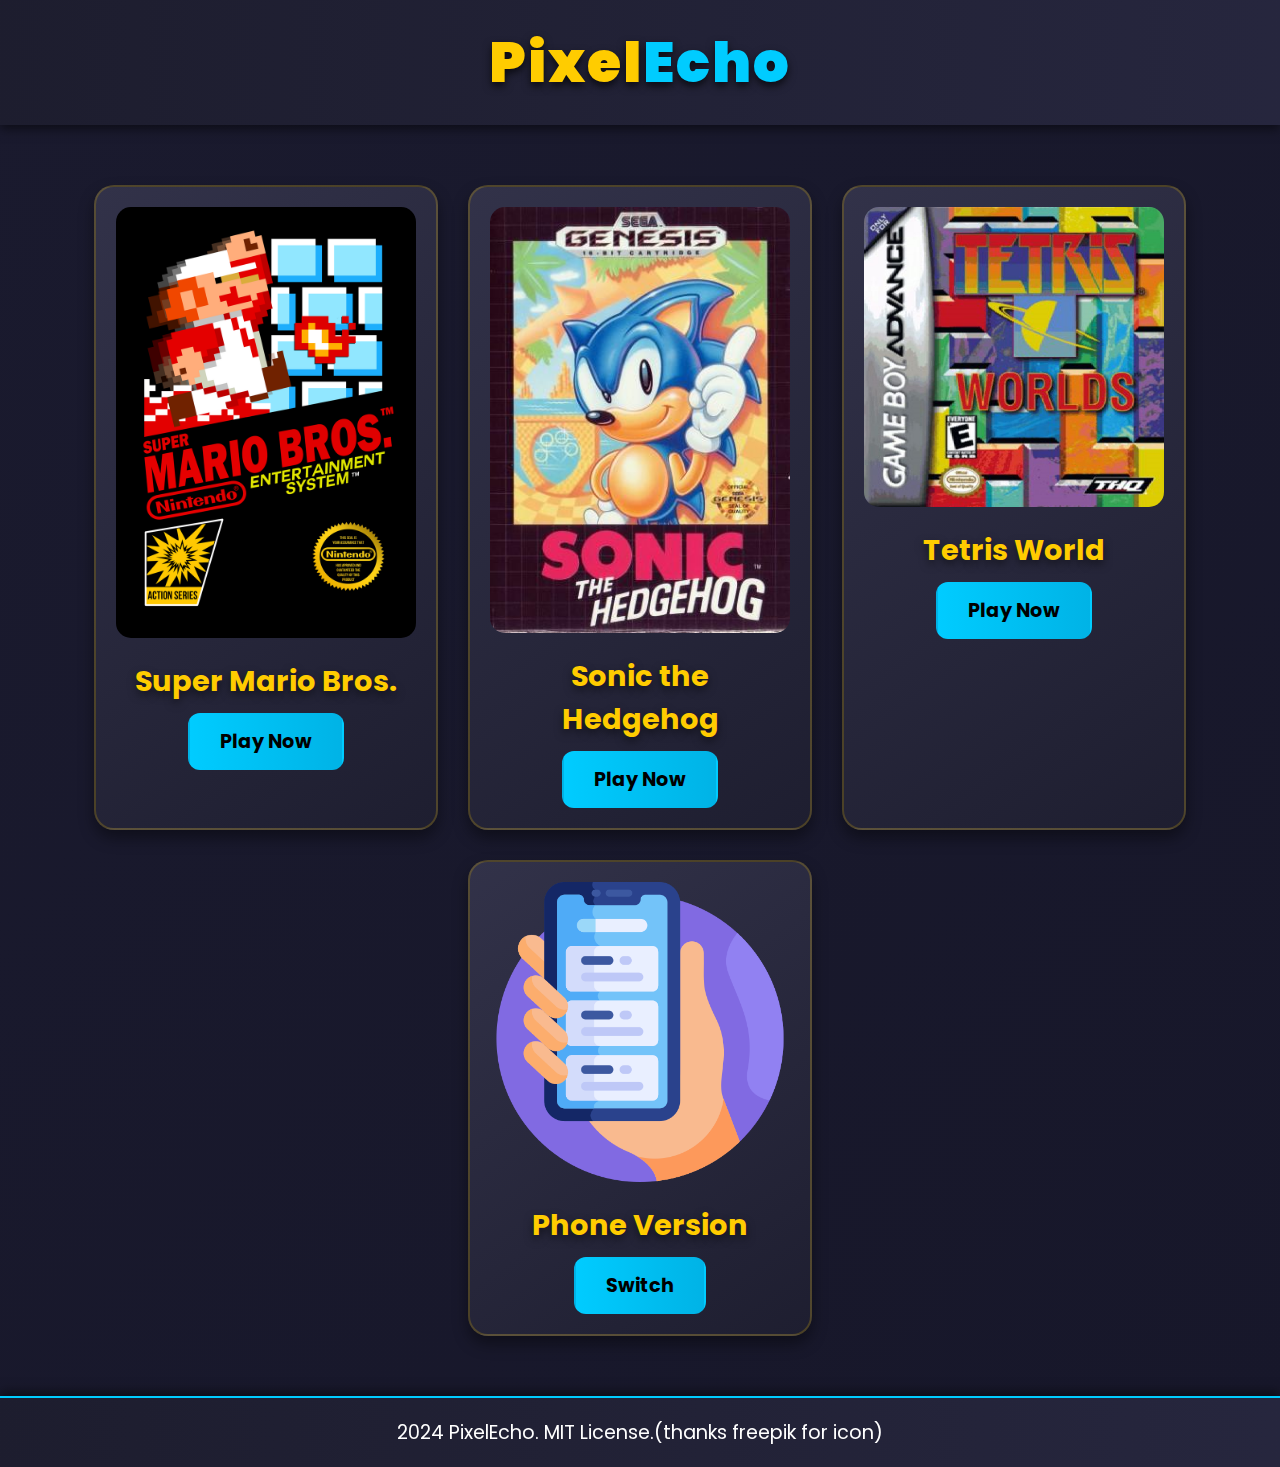
<file: index.html>
<!DOCTYPE html>
<html lang="en">
<head>
    <meta charset="UTF-8">
    <meta name="viewport" content="width=device-width, initial-scale=1.0">
    <title>PixelEcho</title>
    <link rel="stylesheet" href="styles.css">
    <link href="https://fonts.googleapis.com/css2?family=Poppins:wght@400;600;900&display=swap" rel="stylesheet">
</head>
<body>
    <header>
        <div class="logo">
            <h1>Pixel<span>Echo</span></h1>
        </div>
    </header>
    <main>
        <section class="game-section">
            <div class="game-card">
                <img src="super_mario.png" alt="Super Mario Bros.">
                <h2>Super Mario Bros.</h2>
                <a href="mario.html" class="play-button">Play Now</a>
            </div>
            <div class="game-card">
                <img src="sonic.png" alt="Sonic the Hedgehog">
                <h2>Sonic the Hedgehog</h2>
                <a href="sonic.html" class="play-button">Play Now</a>
            </div>
            <div class="game-card">
                <img src="tetris.jpg" alt="Tetris World">
                <h2>Tetris World</h2>
                <a href="tetris.html" class="play-button">Play Now</a>
            </div>
            <div class="game-card">
                <img src="phone.png" alt="phone">
                <h2>Phone Version</h2>
                <a href="phone.html" class="play-button">Switch</a>
            </div>
        </section>
    </main>
    <footer>
        <p>2024 PixelEcho. MIT License.(thanks freepik for icon)</p>
    </footer>
</body>
</html>
</file>
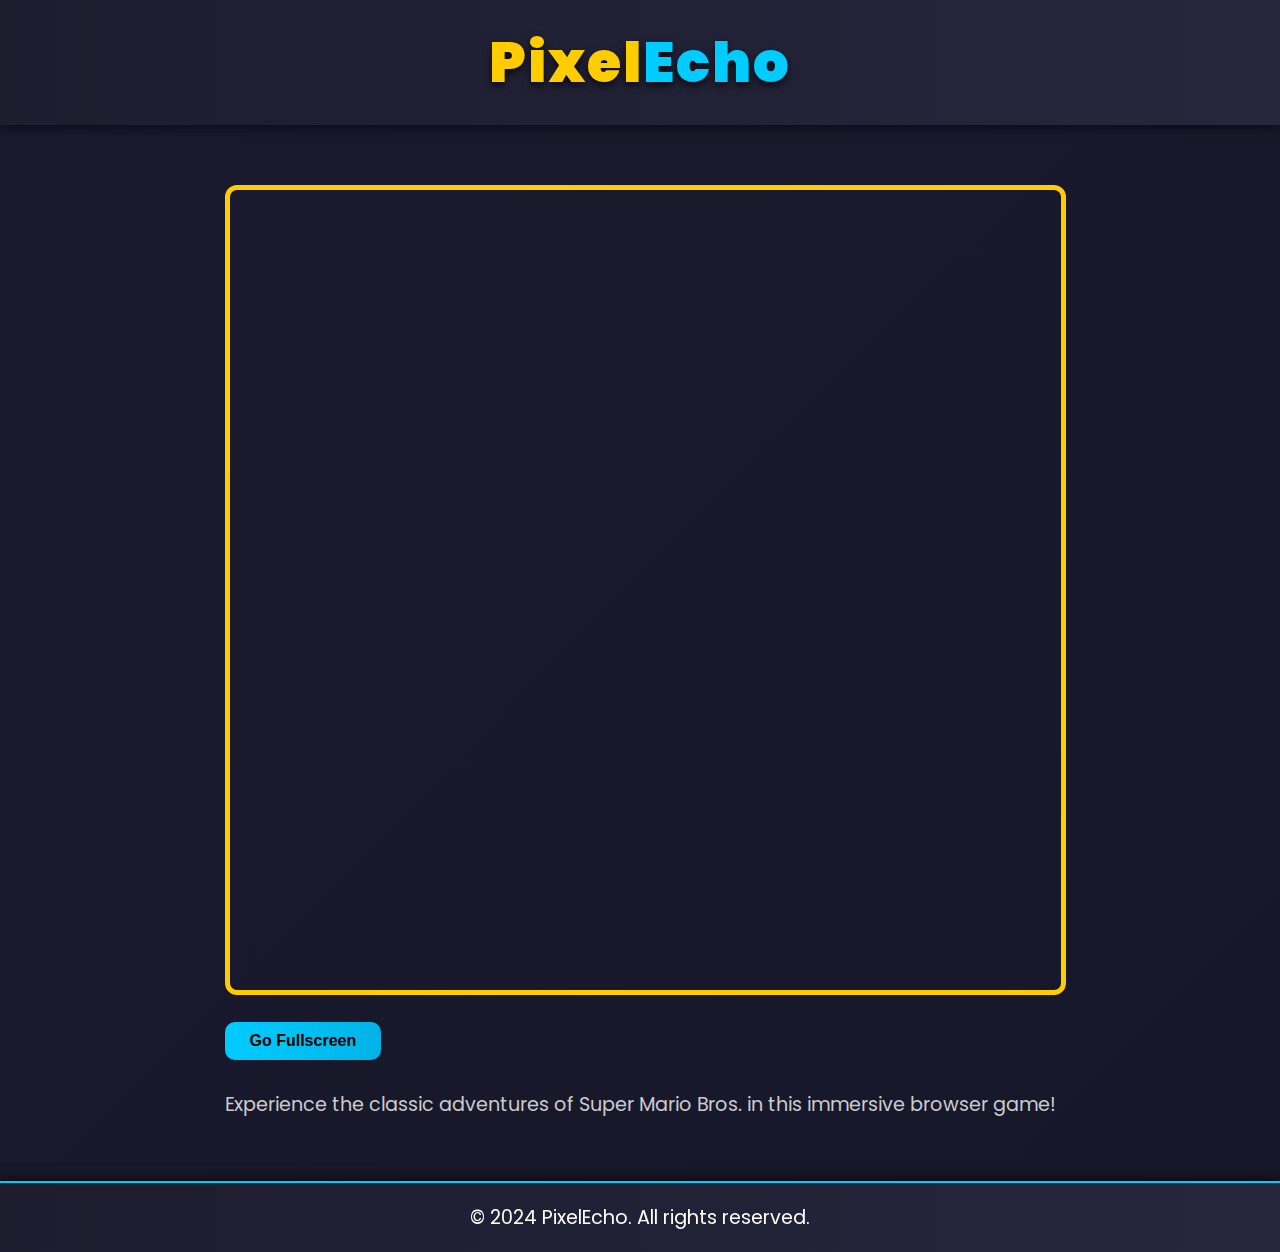
<file: mario.html>
<!DOCTYPE html>
<html lang="en">
<head>
    <meta charset="UTF-8">
    <meta name="viewport" content="width=device-width, initial-scale=1.0">
    <title>Game Page</title>
    <link rel="stylesheet" href="styles.css">
    <link href="https://fonts.googleapis.com/css2?family=Poppins:wght@400;600;900&display=swap" rel="stylesheet">
</head>
<body>
    <header>
        <div class="logo">
            <h1>Pixel<span>Echo</span></h1>
        </div>
    </header>
    <main>
        <div class="game-container">
            <iframe id="game-frame" src="https://thetemmi.github.io/pixelecho.github.io/smb/index.html" frameborder="0"></iframe>
            <button id="fullscreen-button">Go Fullscreen</button>
            <p class="game-desc">Experience the classic adventures of Super Mario Bros. in this immersive browser game!</p>
        </div>
    </main>
    <footer>
        <p>© 2024 PixelEcho. All rights reserved.</p>
    </footer>

    <script>
        const fullscreenButton = document.getElementById('fullscreen-button');
        const gameFrame = document.getElementById('game-frame');

        fullscreenButton.addEventListener('click', () => {
            if (gameFrame.requestFullscreen) {
                gameFrame.requestFullscreen();
            } else if (gameFrame.webkitRequestFullscreen) { /* Safari */
                gameFrame.webkitRequestFullscreen();
            } else if (gameFrame.msRequestFullscreen) { /* IE11 */
                gameFrame.msRequestFullscreen();
            }
        });
    </script>
</body>
</html>
</file>
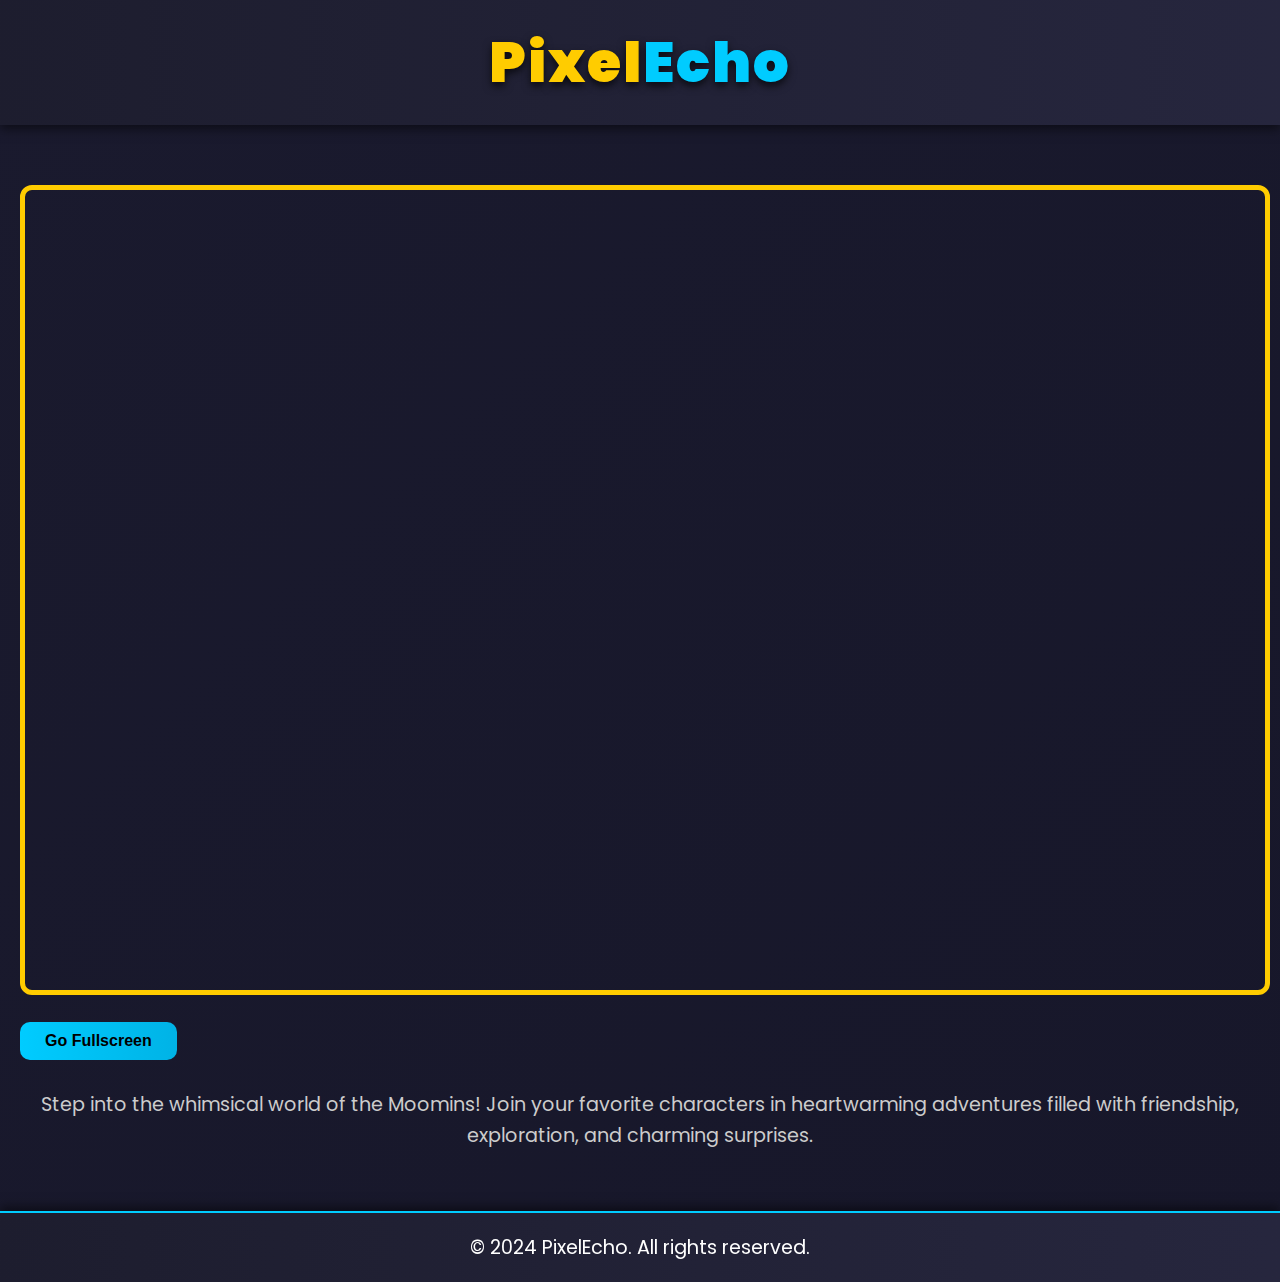
<file: moomin.html>
<!DOCTYPE html>
<html lang="en">
<head>
    <meta charset="UTF-8">
    <meta name="viewport" content="width=device-width, initial-scale=1.0">
    <title>Game Page</title>
    <link rel="stylesheet" href="styles.css">
    <link href="https://fonts.googleapis.com/css2?family=Poppins:wght@400;600;900&display=swap" rel="stylesheet">
</head>
<body>
    <header>
        <div class="logo">
            <h1>Pixel<span>Echo</span></h1>
        </div>
    </header>
    <main>
        <div class="game-container">
            <iframe id="game-frame" src="https://thetemmi.github.io/pixelecho.github.io/moomin/index.html" frameborder="0"></iframe>
            <button id="fullscreen-button">Go Fullscreen</button>
            <p class="game-desc">Step into the whimsical world of the Moomins! Join your favorite characters in heartwarming adventures filled with friendship, exploration, and charming surprises.</p>
        </div>
    </main>
    <footer>
        <p>© 2024 PixelEcho. All rights reserved.</p>
    </footer>

    <script>
        const fullscreenButton = document.getElementById('fullscreen-button');
        const gameFrame = document.getElementById('game-frame');

        fullscreenButton.addEventListener('click', () => {
            if (gameFrame.requestFullscreen) {
                gameFrame.requestFullscreen();
            } else if (gameFrame.webkitRequestFullscreen) { /* Safari */
                gameFrame.webkitRequestFullscreen();
            } else if (gameFrame.msRequestFullscreen) { /* IE11 */
                gameFrame.msRequestFullscreen();
            }
        });
    </script>
</body>
</html>
</file>
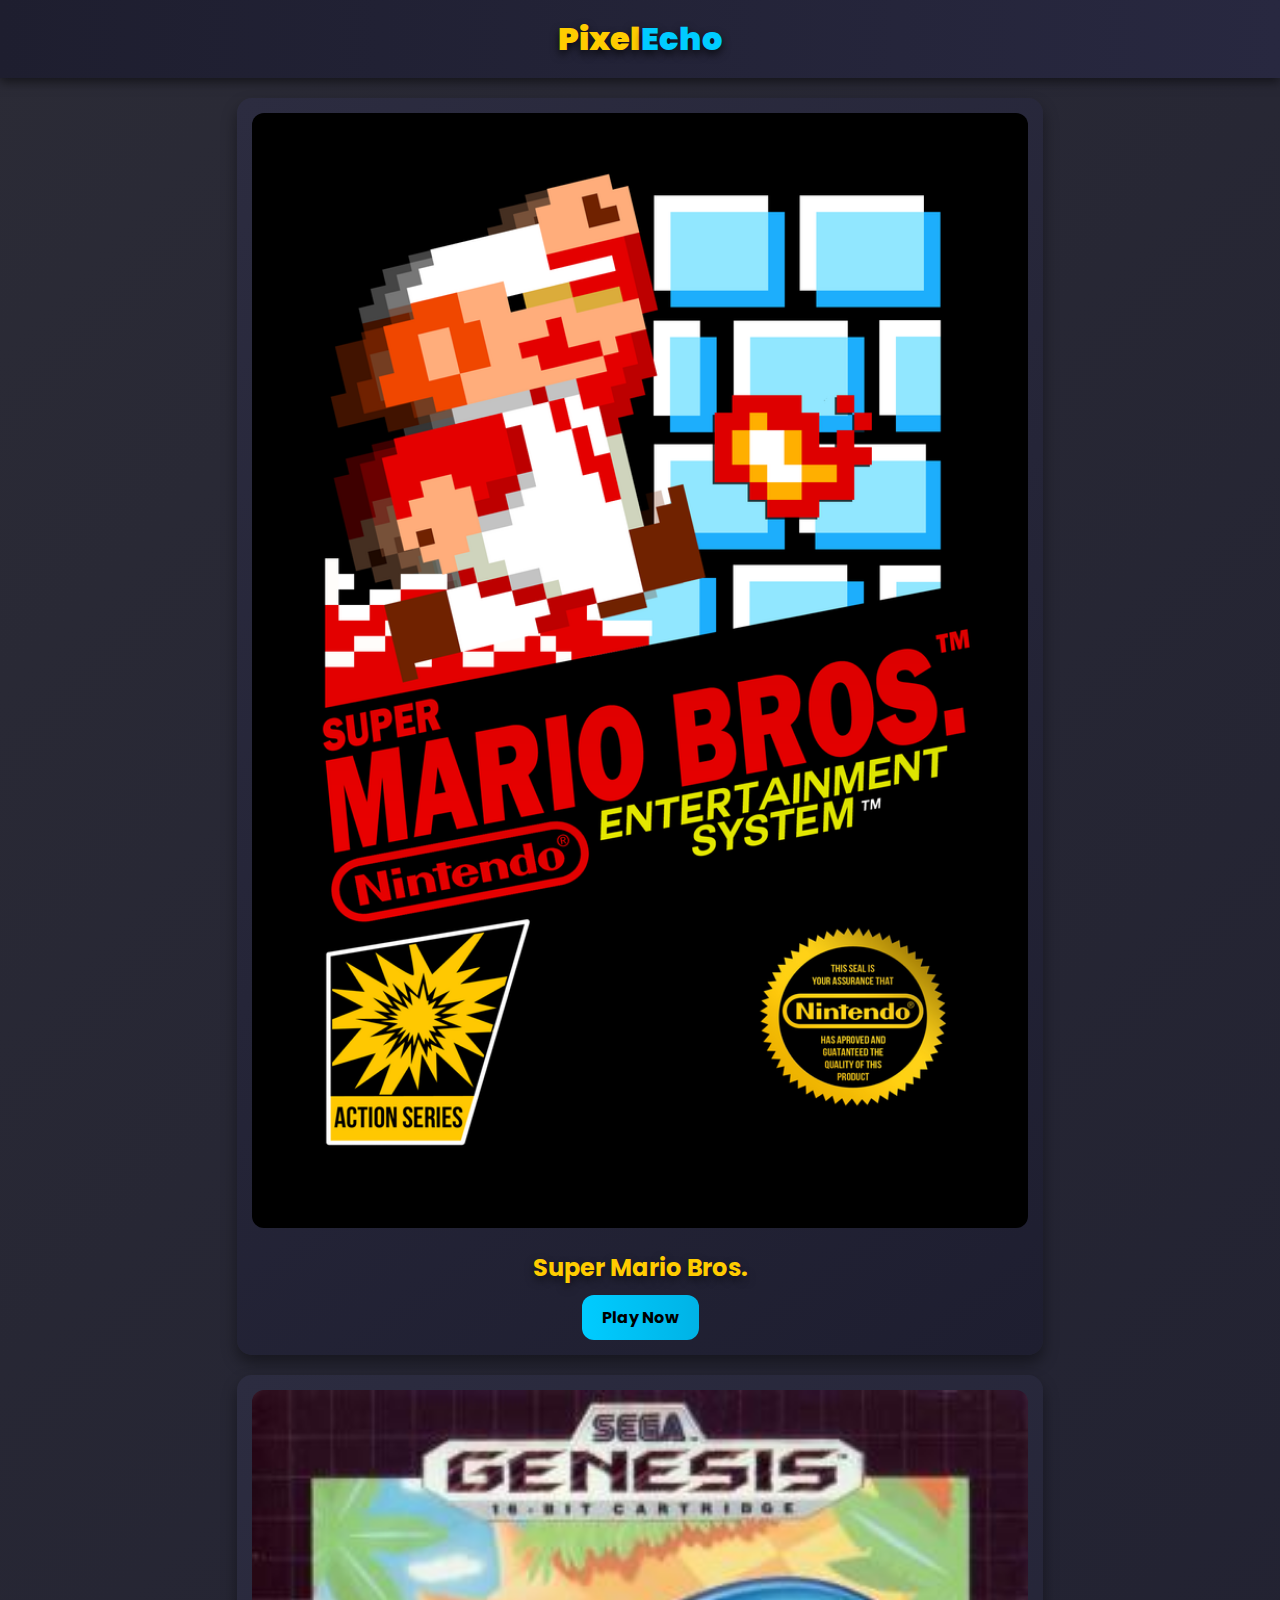
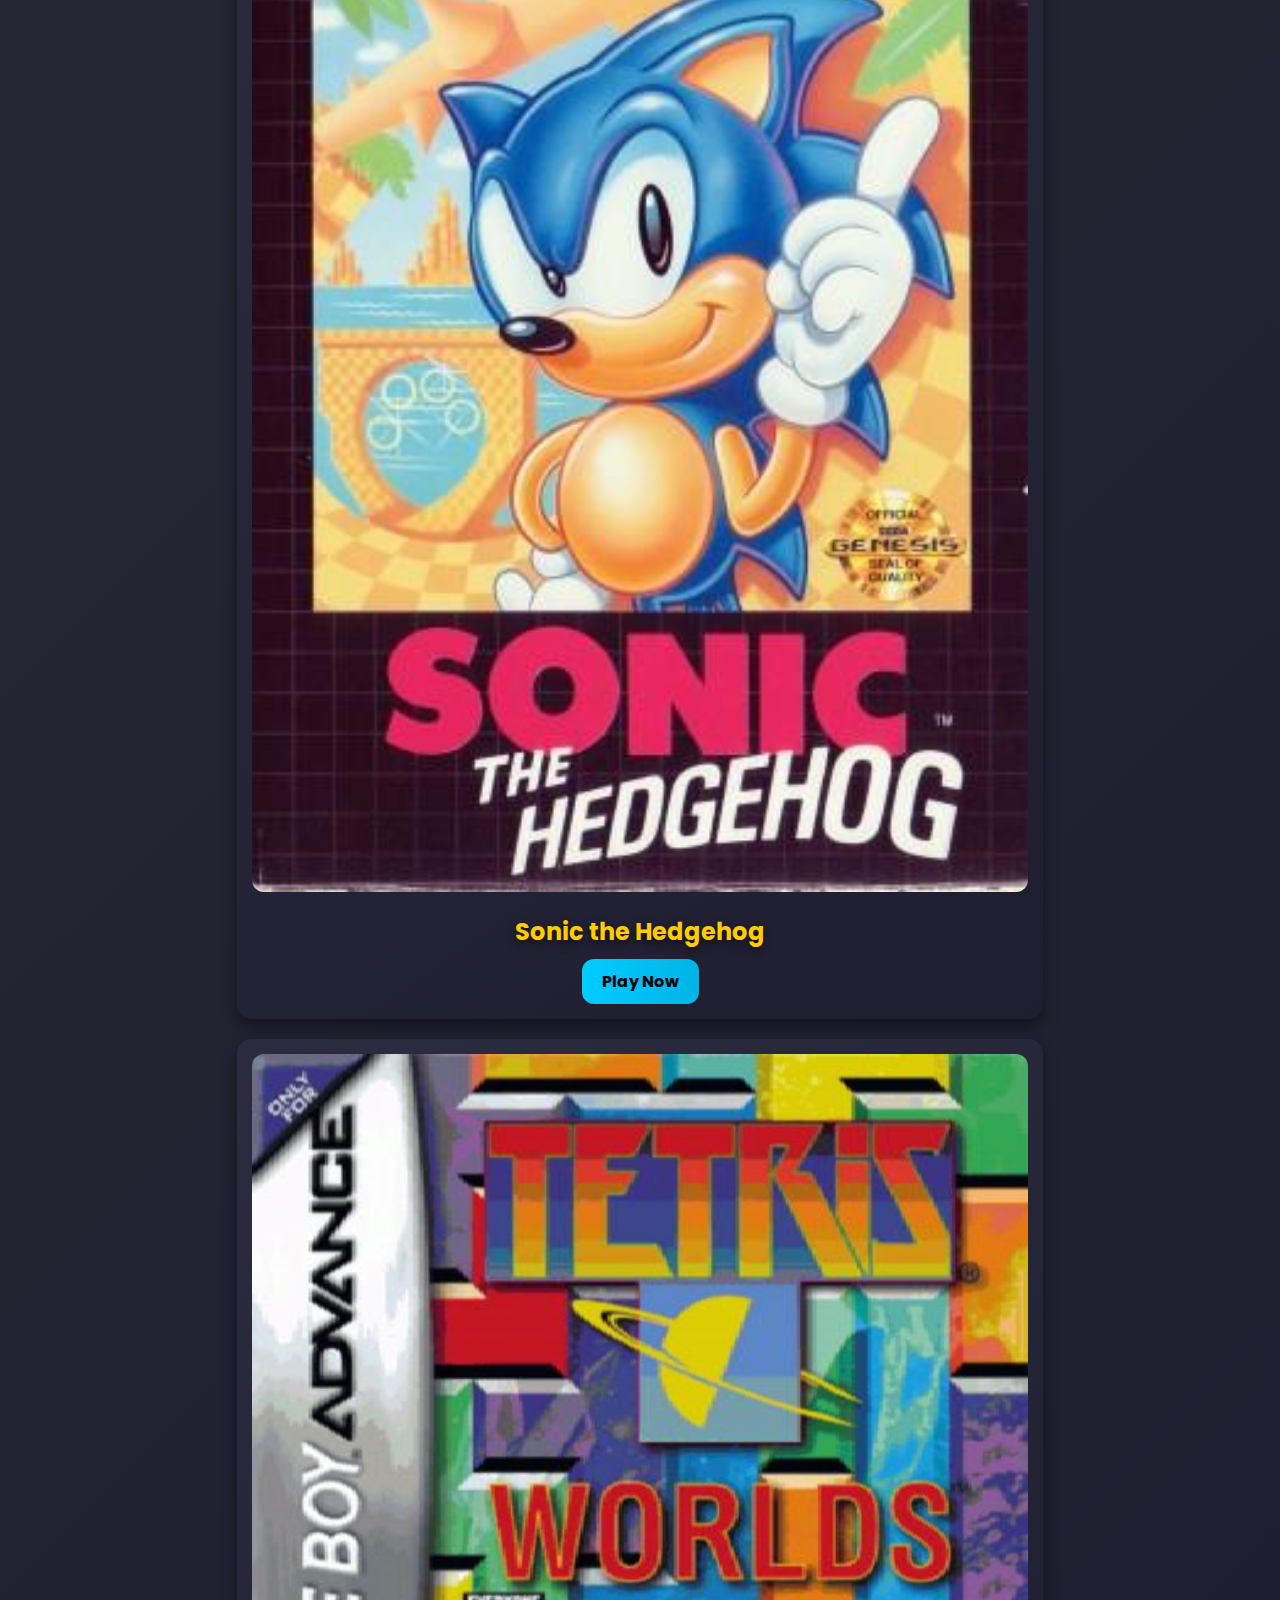
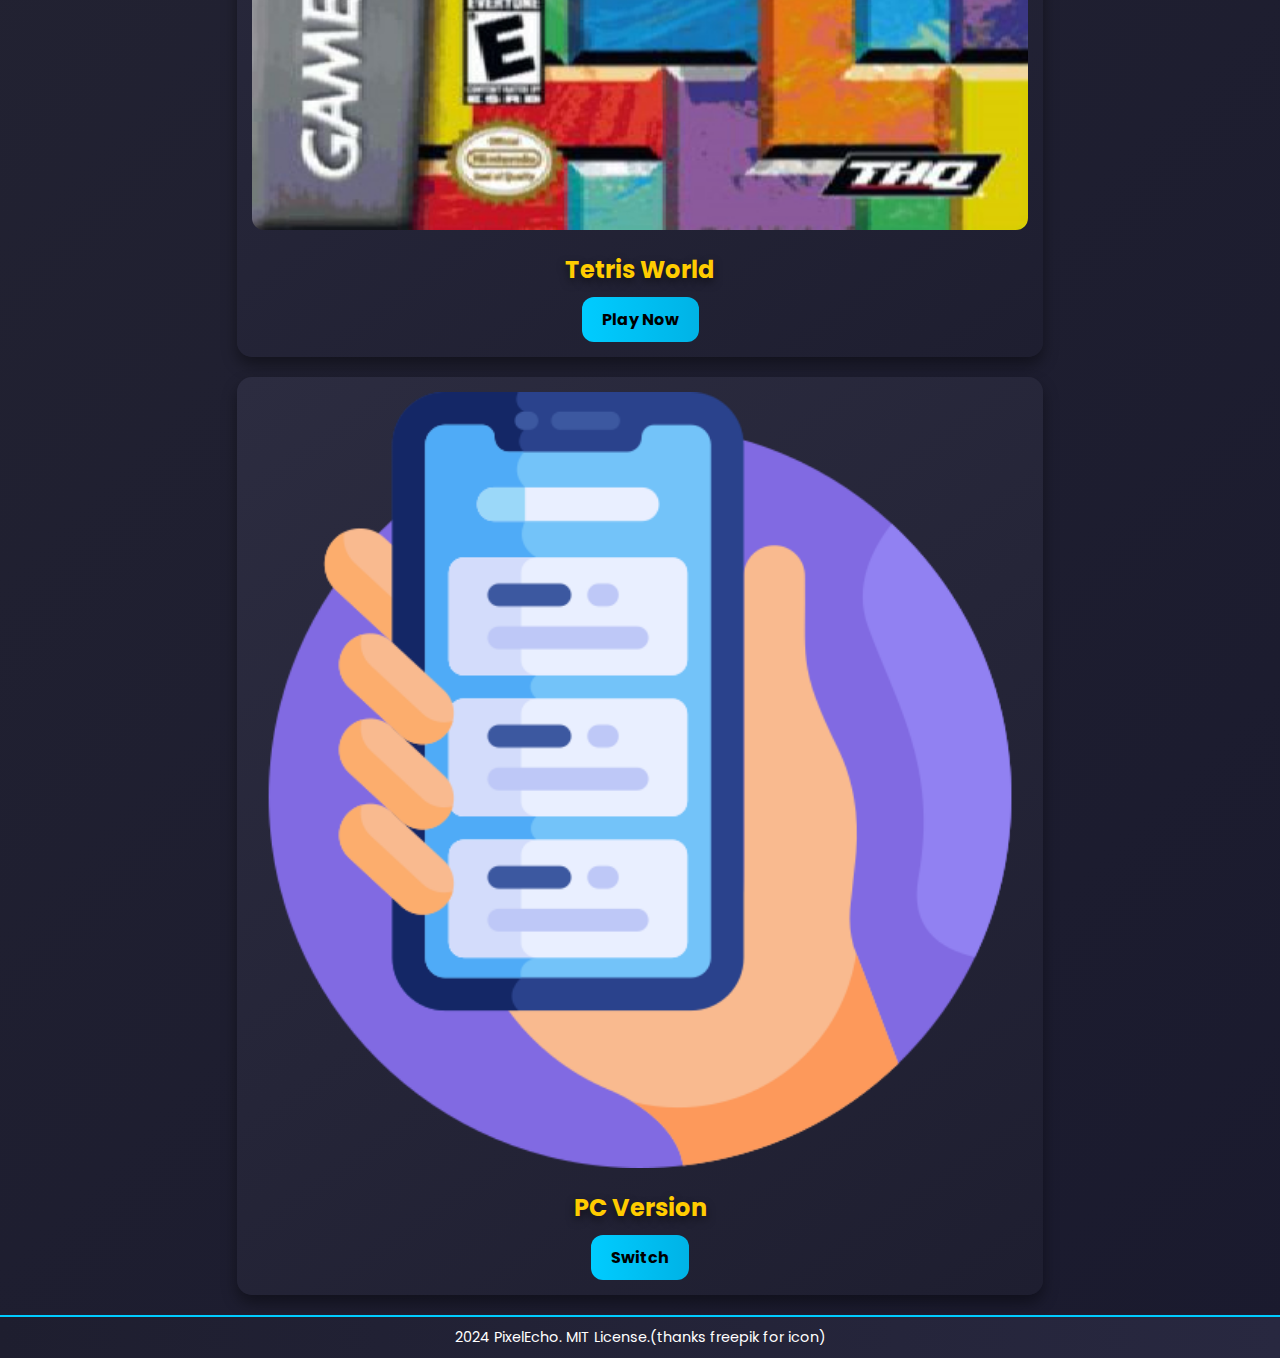
<file: phone.html>
<!DOCTYPE html>
<html lang="en">
<head>
    <meta charset="UTF-8">
    <meta name="viewport" content="width=device-width, initial-scale=1.0">
    <title>PixelEcho</title>
    <link rel="stylesheet" href="phone.css">
    <link href="https://fonts.googleapis.com/css2?family=Poppins:wght@400;600;900&display=swap" rel="stylesheet">
</head>
<body>
    <header>
        <div class="logo">
            <h1>Pixel<span>Echo</span></h1>
        </div>
    </header>
    <main>
        <section class="game-section">
            <div class="game-card">
                <img src="super_mario.png" alt="Super Mario Bros.">
                <h2>Super Mario Bros.</h2>
                <a href="smb/index.html" class="play-button">Play Now</a>
            </div>
            <div class="game-card">
                <img src="sonic.png" alt="Sonic the Hedgehog">
                <h2>Sonic the Hedgehog</h2>
                <a href="sonic/index.html" class="play-button">Play Now</a>
            </div>
            <div class="game-card">
                <img src="tetris.jpg" alt="Tetris World">
                <h2>Tetris World</h2>
                <a href="tetris/index.html" class="play-button">Play Now</a>
            </div>
            <div class="game-card">
                <img src="phone.png" alt="phone">
                <h2>PC Version</h2>
                <a href="index.html" class="play-button">Switch</a>
            </div>
        </section>
    </main>
    <footer>
        <p>2024 PixelEcho. MIT License.(thanks freepik for icon)</p>
    </footer>
</body>
</html>
</file>
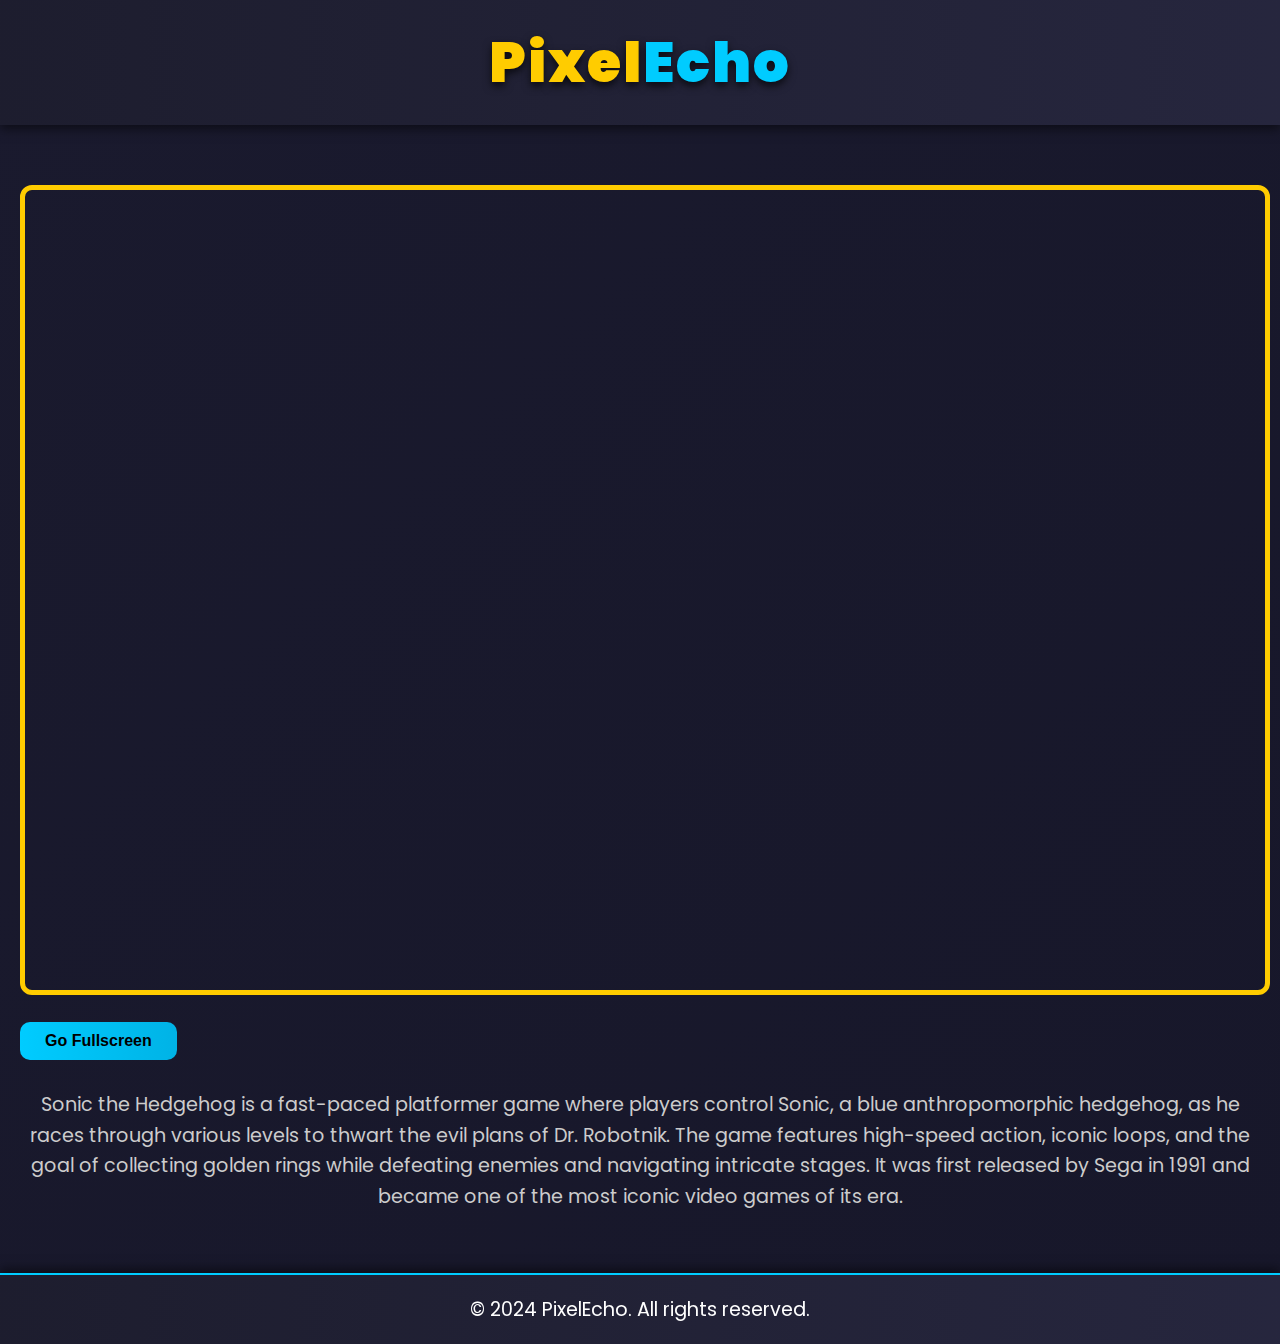
<file: sonic.html>
<!DOCTYPE html>
<html lang="en">
<head>
    <meta charset="UTF-8">
    <meta name="viewport" content="width=device-width, initial-scale=1.0">
    <title>Game Page</title>
    <link rel="stylesheet" href="styles.css">
    <link href="https://fonts.googleapis.com/css2?family=Poppins:wght@400;600;900&display=swap" rel="stylesheet">
</head>
<body>
    <header>
        <div class="logo">
            <h1>Pixel<span>Echo</span></h1>
        </div>
    </header>
    <main>
        <div class="game-container">
            <iframe id="game-frame" src="https://thetemmi.github.io/pixelecho.github.io/sonic/index.html" frameborder="0"></iframe>
            <button id="fullscreen-button">Go Fullscreen</button>
            <p class="game-desc">Sonic the Hedgehog is a fast-paced platformer game where players control Sonic, a blue anthropomorphic hedgehog, as he races through various levels to thwart the evil plans of Dr. Robotnik. The game features high-speed action, iconic loops, and the goal of collecting golden rings while defeating enemies and navigating intricate stages. It was first released by Sega in 1991 and became one of the most iconic video games of its era.</p>
        </div>
    </main>
    <footer>
        <p>© 2024 PixelEcho. All rights reserved.</p>
    </footer>

    <script>
        const fullscreenButton = document.getElementById('fullscreen-button');
        const gameFrame = document.getElementById('game-frame');

        fullscreenButton.addEventListener('click', () => {
            if (gameFrame.requestFullscreen) {
                gameFrame.requestFullscreen();
            } else if (gameFrame.webkitRequestFullscreen) { /* Safari */
                gameFrame.webkitRequestFullscreen();
            } else if (gameFrame.msRequestFullscreen) { /* IE11 */
                gameFrame.msRequestFullscreen();
            }
        });
    </script>
</body>
</html>
</file>
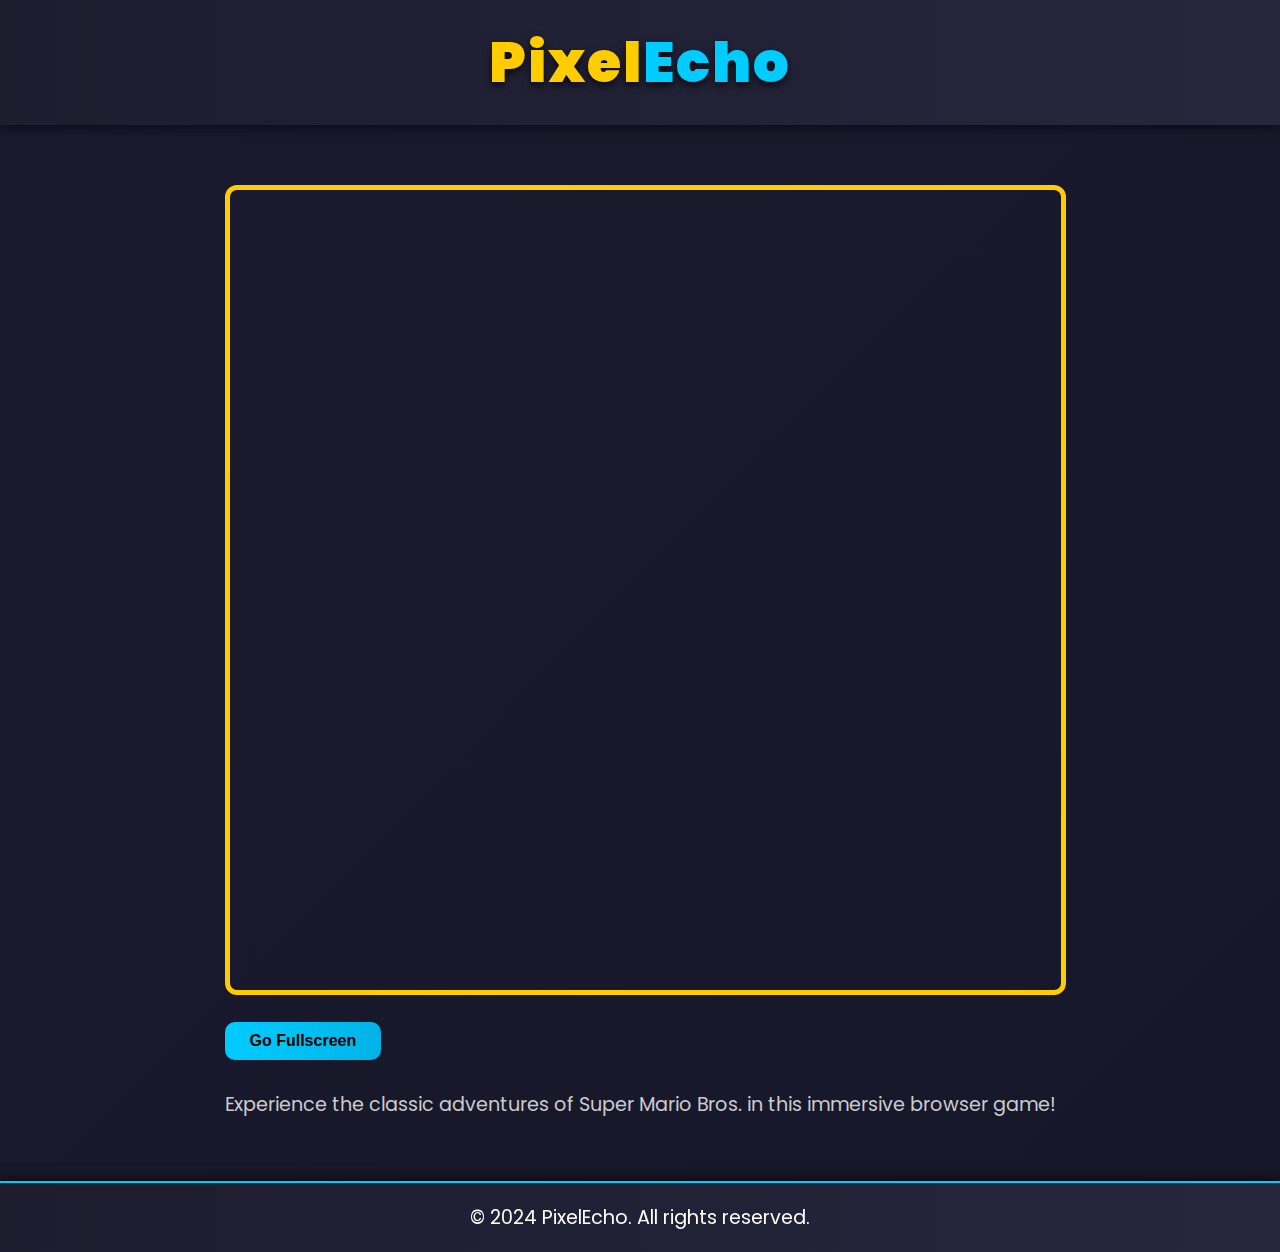
<file: test.html>
<!DOCTYPE html>
<html lang="en">
<head>
    <meta charset="UTF-8">
    <meta name="viewport" content="width=device-width, initial-scale=1.0">
    <title>Game Page</title>
    <link rel="stylesheet" href="styles.css">
    <link href="https://fonts.googleapis.com/css2?family=Poppins:wght@400;600;900&display=swap" rel="stylesheet">
</head>
<body>
    <header>
        <div class="logo">
            <h1>Pixel<span>Echo</span></h1>
        </div>
    </header>
    <main>
        <div class="game-container">
            <iframe id="game-frame" src="https://example.com/game" frameborder="0"></iframe>
            <button id="fullscreen-button">Go Fullscreen</button>
            <p class="game-desc">Experience the classic adventures of Super Mario Bros. in this immersive browser game!</p>
        </div>
    </main>
    <footer>
        <p>© 2024 PixelEcho. All rights reserved.</p>
    </footer>

    <script>
        const fullscreenButton = document.getElementById('fullscreen-button');
        const gameFrame = document.getElementById('game-frame');

        fullscreenButton.addEventListener('click', () => {
            if (gameFrame.requestFullscreen) {
                gameFrame.requestFullscreen();
            } else if (gameFrame.webkitRequestFullscreen) { /* Safari */
                gameFrame.webkitRequestFullscreen();
            } else if (gameFrame.msRequestFullscreen) { /* IE11 */
                gameFrame.msRequestFullscreen();
            }
        });
    </script>
</body>
</html>
</file>
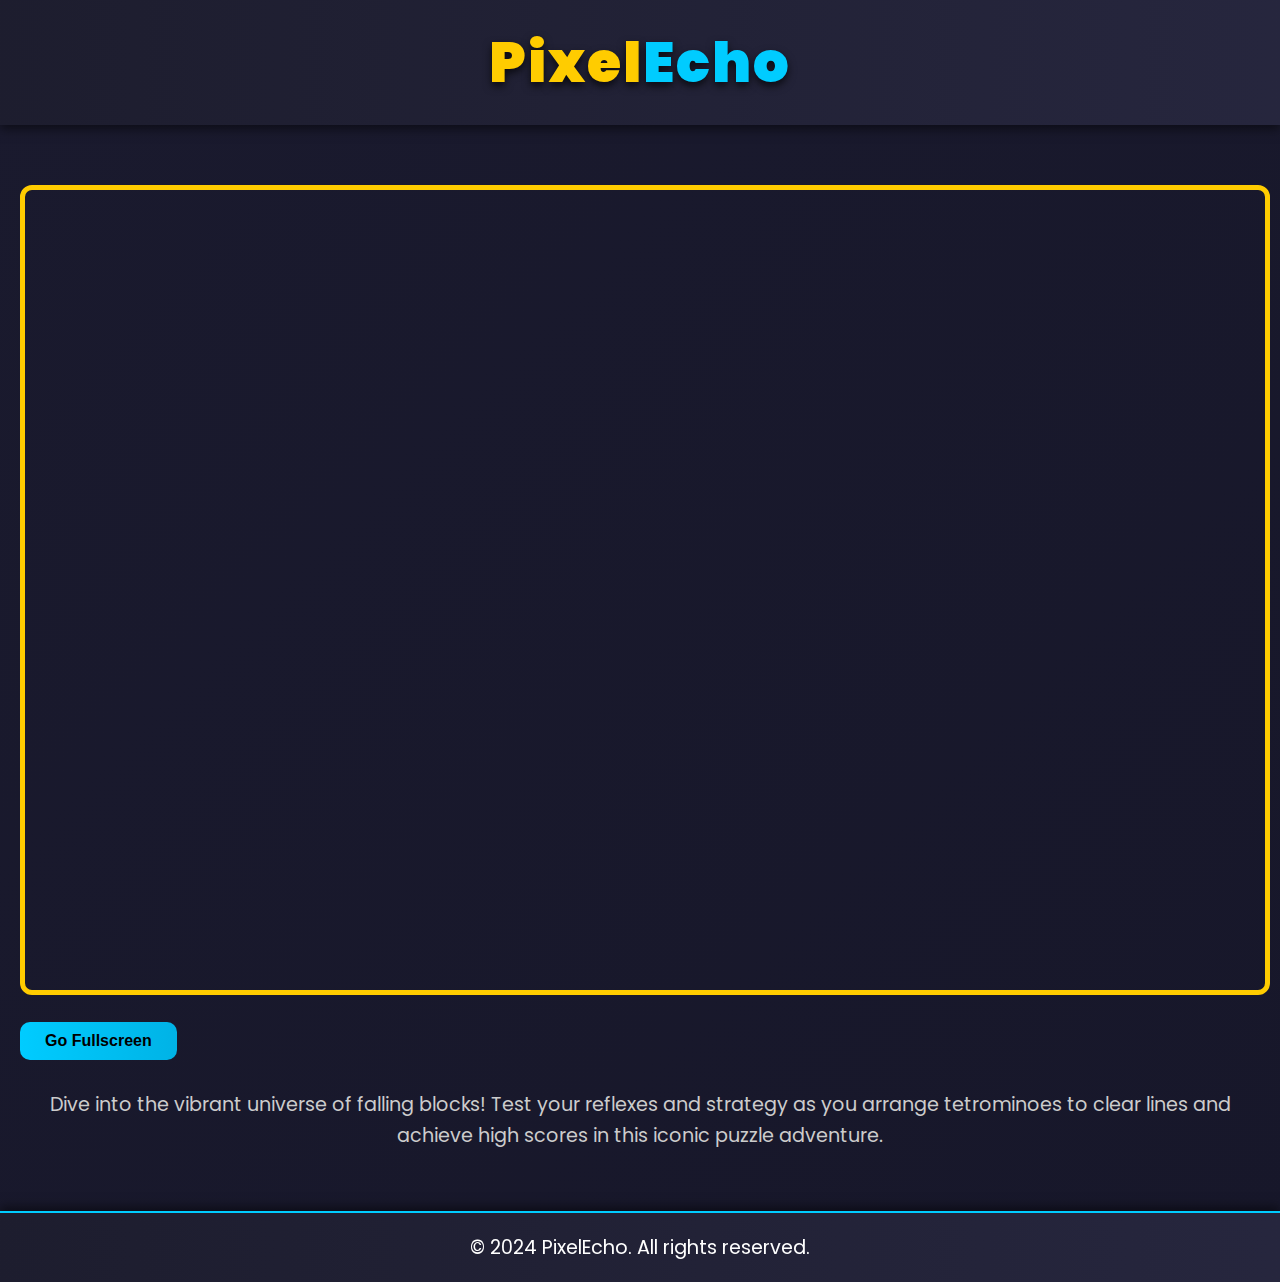
<file: tetris.html>
<!DOCTYPE html>
<html lang="en">
<head>
    <meta charset="UTF-8">
    <meta name="viewport" content="width=device-width, initial-scale=1.0">
    <title>Game Page</title>
    <link rel="stylesheet" href="styles.css">
    <link href="https://fonts.googleapis.com/css2?family=Poppins:wght@400;600;900&display=swap" rel="stylesheet">
</head>
<body>
    <header>
        <div class="logo">
            <h1>Pixel<span>Echo</span></h1>
        </div>
    </header>
    <main>
        <div class="game-container">
            <iframe id="game-frame" src="https://thetemmi.github.io/pixelecho.github.io/tetris/index.html" frameborder="0"></iframe>
            <button id="fullscreen-button">Go Fullscreen</button>
            <p class="game-desc">Dive into the vibrant universe of falling blocks! Test your reflexes and strategy as you arrange tetrominoes to clear lines and achieve high scores in this iconic puzzle adventure.</p>
        </div>
    </main>
    <footer>
        <p>© 2024 PixelEcho. All rights reserved.</p>
    </footer>

    <script>
        const fullscreenButton = document.getElementById('fullscreen-button');
        const gameFrame = document.getElementById('game-frame');

        fullscreenButton.addEventListener('click', () => {
            if (gameFrame.requestFullscreen) {
                gameFrame.requestFullscreen();
            } else if (gameFrame.webkitRequestFullscreen) { /* Safari */
                gameFrame.webkitRequestFullscreen();
            } else if (gameFrame.msRequestFullscreen) { /* IE11 */
                gameFrame.msRequestFullscreen();
            }
        });
    </script>
</body>
</html>
</file>
<file: styles.css>
/* General Reset */
body, h1, h2, p, a {
    margin: 0;
    padding: 0;
    text-decoration: none;
    font-family: 'Poppins', sans-serif;
    color: #fff;
    box-sizing: border-box;
}

/* Body Styling */
body, html {
    margin: 0;
    padding: 0;
    font-family: 'Poppins', sans-serif;
    color: #fff;
    background: linear-gradient(135deg, #1a1a2e, #141426, #0d0d19);
    background-size: 400% 400%;
    animation: gradientBG 8s ease infinite;
    display: flex;
    flex-direction: column;
    min-height: 100vh;
    overflow-x: hidden;
    box-sizing: border-box;
}

/* Animated Background */
@keyframes gradientBG {
    0% { background-position: 0% 50%; }
    50% { background-position: 100% 50%; }
    100% { background-position: 0% 50%; }
}

/* Header */
header {
    background: linear-gradient(90deg, rgba(30, 30, 47, 0.9), rgba(40, 40, 64, 0.9));
    backdrop-filter: blur(8px);
    padding: 20px 40px;
    text-align: center;
    box-shadow: 0 4px 10px rgba(0, 0, 0, 0.5);
    position: sticky;
    top: 0;
    z-index: 10;
}

header .logo h1 {
    font-size: 3.5em;
    font-weight: 900;
    color: #ffcc00;
    text-shadow: 0 4px 8px rgba(0, 0, 0, 0.7);
    letter-spacing: 2px;
}

header .logo h1 span {
    color: #00ccff;
    animation: glow 1.5s infinite alternate;
}

/* Glow Effect */
@keyframes glow {
    from {
        text-shadow: 0 0 8px #00ccff, 0 0 16px #00ccff;
    }
    to {
        text-shadow: 0 0 16px #00ccff, 0 0 32px #00ccff;
    }
}

/* Main Content */
main {
    display: flex;
    flex-direction: column;
    justify-content: center;
    align-items: center;
    flex: 1;
    padding: 60px 20px;
    min-height: calc(100vh - 120px);
}

/* Game Section */
.game-section {
    display: flex;
    flex-wrap: wrap;
    gap: 30px;
    justify-content: center;
    max-width: 1400px;
    margin: 0 auto;
}

/* Game Card */
.game-card {
    background: linear-gradient(145deg, #323249, #1e1e30);
    border-radius: 20px;
    padding: 20px;
    text-align: center;
    width: 300px;
    transition: transform 0.3s ease, box-shadow 0.3s ease;
    box-shadow: 0 8px 15px rgba(0, 0, 0, 0.4);
    border: 2px solid rgba(255, 204, 0, 0.2);
}

.game-card:hover {
    transform: translateY(-15px) scale(1.1);
    box-shadow: 0 15px 30px rgba(0, 0, 0, 0.6);
}

.game-card img {
    width: 100%;
    border-radius: 15px;
    margin-bottom: 15px;
    transition: transform 0.3s;
}

.game-card img:hover {
    transform: scale(1.08);
}

.game-card h2 {
    font-size: 1.8em;
    margin-bottom: 10px;
    color: #ffcc00;
    text-shadow: 0 4px 8px rgba(0, 0, 0, 0.5);
}

/* Play Button */
.play-button {
    display: inline-block;
    padding: 12px 30px;
    background: linear-gradient(90deg, #00ccff, #00b3e6);
    border-radius: 12px;
    font-size: 1.2em;
    font-weight: bold;
    color: #000;
    transition: all 0.3s ease;
    border: 2px solid transparent;
}

.play-button:hover {
    background: linear-gradient(90deg, #008fb3, #006f99);
    color: #fff;
    transform: scale(1.1);
    border: 2px solid #00ccff;
    box-shadow: 0 8px 15px rgba(0, 0, 0, 0.5);
}

/* Game Frame */
iframe#game-frame {
    width: 100%;
    height: 800px;
    border: 5px solid #ffcc00;
    border-radius: 12px;
    transition: border-color 0.3s;
}

iframe#game-frame:hover {
    border-color: #00ccff;
}

/* Fullscreen Button */
button#fullscreen-button {
    margin: 20px auto;
    padding: 10px 25px;
    background: linear-gradient(90deg, #00ccff, #00b3e6);
    color: #000;
    font-size: 1em;
    font-weight: bold;
    border: none;
    border-radius: 10px;
    cursor: pointer;
    transition: background 0.3s ease, transform 0.3s ease;
}

button#fullscreen-button:hover {
    background: linear-gradient(90deg, #008fb3, #006f99);
    color: #fff;
    transform: scale(1.1);
    box-shadow: 0 6px 12px rgba(0, 0, 0, 0.4);
}

/* Game Description */
p.game-desc {
    font-size: 1.2em;
    margin-top: 10px;
    color: #ccc;
    line-height: 1.6;
    text-align: center;
}

/* Footer */
footer {
    background: linear-gradient(90deg, rgba(30, 30, 47, 0.9), rgba(40, 40, 64, 0.9));
    backdrop-filter: blur(8px);
    padding: 20px 40px;
    text-align: center;
    font-size: 1.2em;
    color: #ccc;
    border-top: 2px solid #00ccff;
    box-shadow: 0 -4px 10px rgba(0, 0, 0, 0.5);
}
</file>
<file: phone.css>
/* General Reset */
body, h1, h2, p, a {
    margin: 0;
    padding: 0;
    text-decoration: none;
    font-family: 'Poppins', sans-serif;
    color: #fff;
    box-sizing: border-box;
}

/* Body Styling */
body, html {
    margin: 0;
    padding: 0;
    font-family: 'Poppins', sans-serif;
    color: #fff;
    background: linear-gradient(135deg, #2b2b36, #1a1a2e);
    display: flex;
    flex-direction: column;
    min-height: 100vh;
    overflow-x: hidden;
    box-sizing: border-box;
}

/* Header */
header {
    background: linear-gradient(90deg, #1e1e2f, #282840);
    padding: 15px;
    text-align: center;
    box-shadow: 0 4px 10px rgba(0, 0, 0, 0.5);
}

header .logo h1 {
    font-size: 2em;
    font-weight: 900;
    color: #ffcc00;
    text-shadow: 0 4px 8px rgba(0, 0, 0, 0.7);
}

header .logo h1 span {
    color: #00ccff;
    animation: glow 1.5s infinite alternate;
}

/* Glow Effect */
@keyframes glow {
    from {
        text-shadow: 0 0 8px #00ccff, 0 0 16px #00ccff;
    }
    to {
        text-shadow: 0 0 16px #00ccff, 0 0 32px #00ccff;
    }
}

/* Main Content */
main {
    display: flex;
    flex-direction: column;
    justify-content: center;
    align-items: center;
    flex: 1;
    padding: 20px;
    min-height: calc(100vh - 100px);
}

/* Game Section */
.game-section {
    display: flex;
    flex-direction: column;
    align-items: center;
    gap: 20px;
    justify-content: center;
    max-width: 100%;
    margin: 0 auto;
}

.game-container {
    text-align: center;
    width: 90%;
    max-width: 600px;
}

/* Game Card */
.game-card {
    background: linear-gradient(145deg, #2c2c40, #1e1e30);
    border-radius: 15px;
    padding: 15px;
    text-align: center;
    width: 100%;
    transition: transform 0.3s ease, box-shadow 0.3s ease;
    box-shadow: 0 8px 15px rgba(0, 0, 0, 0.4);
}

.game-card:hover {
    transform: translateY(-10px) scale(1.05);
    box-shadow: 0 15px 25px rgba(0, 0, 0, 0.6);
}

.game-card img {
    width: 100%;
    border-radius: 12px;
    margin-bottom: 15px;
    transition: transform 0.3s;
}

.game-card img:hover {
    transform: scale(1.05);
}

.game-card h2 {
    font-size: 1.5em;
    margin-bottom: 10px;
    color: #ffcc00;
    text-shadow: 0 4px 8px rgba(0, 0, 0, 0.5);
}

.play-button {
    display: inline-block;
    padding: 10px 20px;
    background: linear-gradient(90deg, #00ccff, #00b3e6);
    border-radius: 12px;
    font-size: 1em;
    font-weight: bold;
    color: #000;
    transition: background 0.3s ease, transform 0.2s ease;
}

.play-button:hover {
    background: linear-gradient(90deg, #008fb3, #006f99);
    color: #fff;
    transform: scale(1.1);
    box-shadow: 0 8px 15px rgba(0, 0, 0, 0.4);
}

/* Game Frame */
iframe#game-frame {
    width: 100%;
    height: 500px;
    border: 5px solid #ffcc00;
    border-radius: 12px;
}

/* Fullscreen Button */
button#fullscreen-button {
    margin: 20px auto;
    padding: 10px 20px;
    background: #00ccff;
    color: #000;
    font-size: 1em;
    font-weight: bold;
    border: none;
    border-radius: 8px;
    cursor: pointer;
    transition: background 0.3s;
}

button#fullscreen-button:hover {
    background: #008fb3;
    color: #fff;
}

/* Game Description */
p.game-desc {
    font-size: 1em;
    margin-top: 10px;
}

/* Footer */
footer {
    background: linear-gradient(90deg, #1e1e2f, #282840);
    padding: 10px;
    text-align: center;
    font-size: 0.9em;
    color: #ccc;
    border-top: 2px solid #00ccff;
}

/* Media Queries for Mobile */
@media (max-width: 768px) {
    header .logo h1 {
        font-size: 1.5em;
    }

    .game-card {
        width: 100%;
        padding: 10px;
    }

    .game-card h2 {
        font-size: 1.4em;
    }

    .play-button {
        font-size: 1em;
        padding: 8px 18px;
    }

    iframe#game-frame {
        height: 400px;
    }

    button#fullscreen-button {
        font-size: 0.9em;
        padding: 8px 15px;
    }

    footer {
        font-size: 0.8em;
        padding: 8px;
    }
}
</file>
